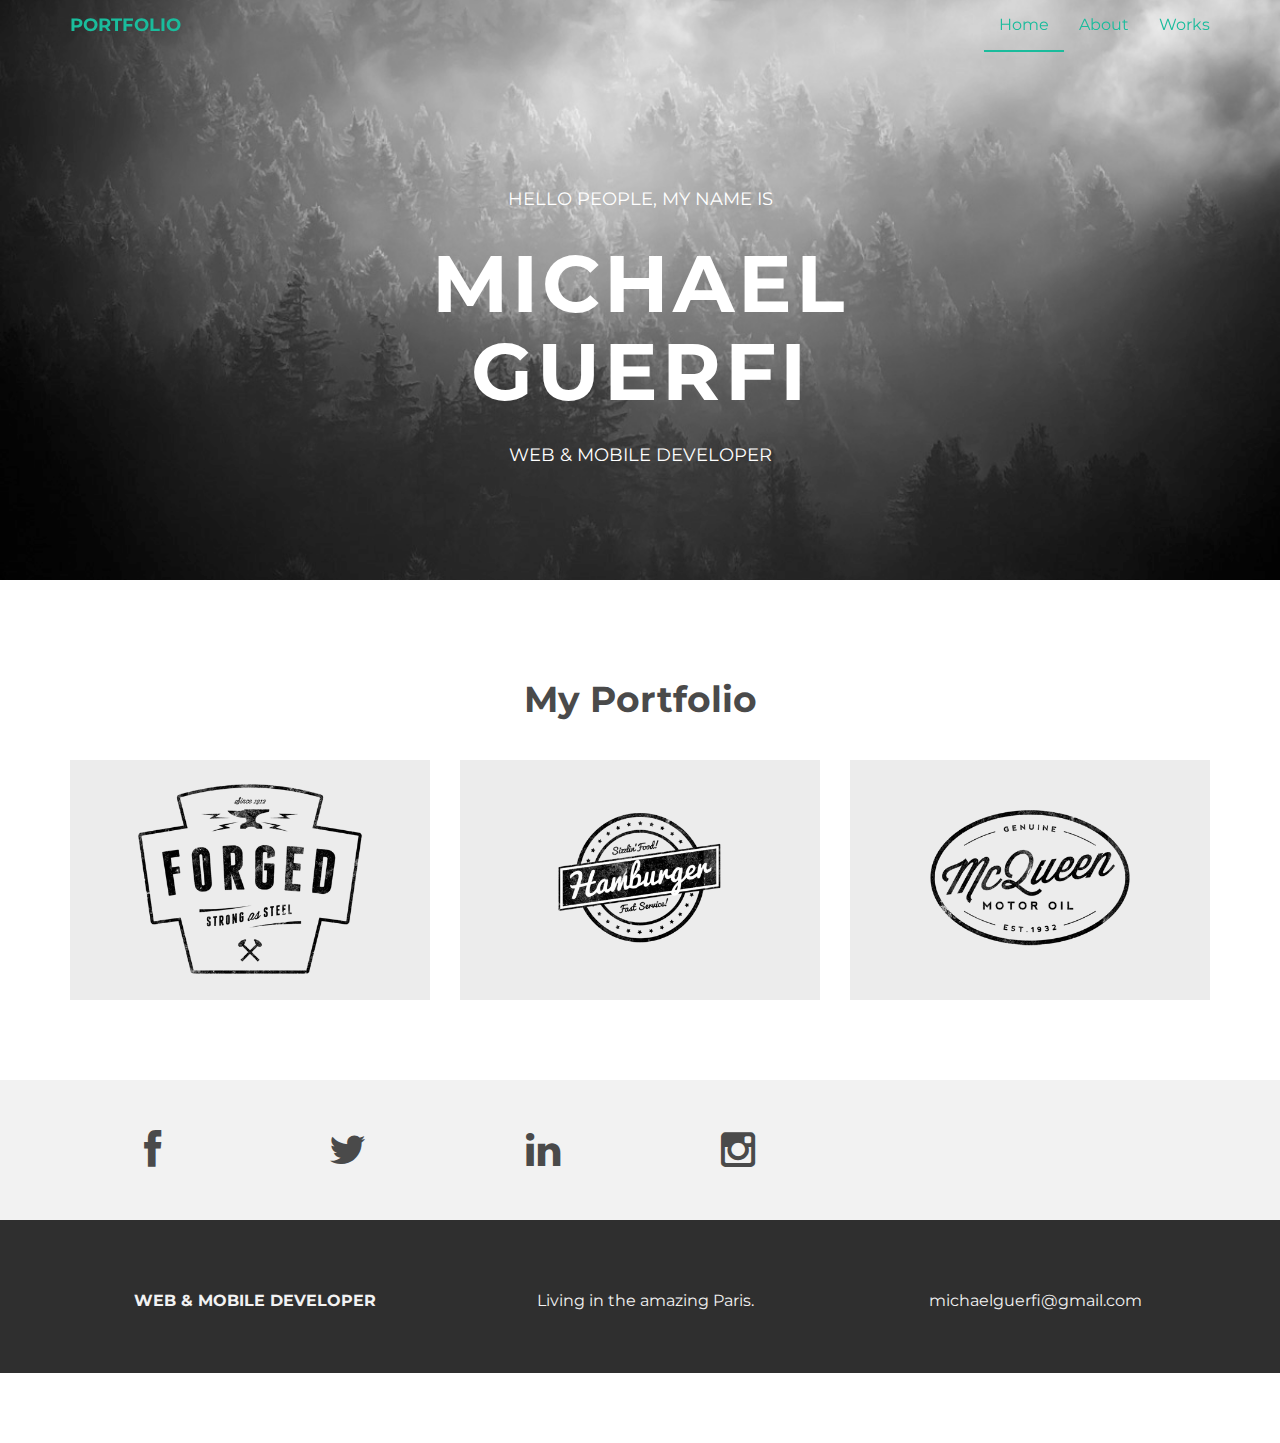
<file: docs/index.html>
<!DOCTYPE html>
<html lang="en">
  <head>
    <meta charset="utf-8">
    <meta http-equiv="X-UA-Compatible" content="IE=edge">
    <meta name="viewport" content="width=device-width, initial-scale=1">
    <meta name="description" content="">
    <meta name="author" content="">
    <link rel="shortcut icon" href="assets/ico/favicon.ico">

    <title>Michael Guerfi</title>

    <!-- Bootstrap core CSS -->
    <link href="assets/css/bootstrap.css" rel="stylesheet">

    <!-- Custom styles for this template -->
    <link href="assets/css/style.css" rel="stylesheet">
    <link href="assets/css/font-awesome.min.css" rel="stylesheet">

    <!-- Just for debugging purposes. Don't actually copy this line! -->
    <!--[if lt IE 9]><script src="../../assets/js/ie8-responsive-file-warning.js"></script><![endif]-->

    <!-- HTML5 shim and Respond.js IE8 support of HTML5 elements and media queries -->
    <!--[if lt IE 9]>
      <script src="https://oss.maxcdn.com/libs/html5shiv/3.7.0/html5shiv.js"></script>
      <script src="https://oss.maxcdn.com/libs/respond.js/1.4.2/respond.min.js"></script>
    <![endif]-->
  </head>

  <body>

    <!-- Static navbar -->
    <div class="navbar navbar-default navbar-fixed-top" role="navigation">
      <div class="container">
        <div class="navbar-header">
          <button type="button" class="navbar-toggle" data-toggle="collapse" data-target=".navbar-collapse">
            <span class="sr-only">Toggle navigation</span>
            <span class="icon-bar"></span>
            <span class="icon-bar"></span>
            <span class="icon-bar"></span>
          </button>
          <a class="navbar-brand" href="index.html">PORTFOLIO</a>
        </div>
        <div class="navbar-collapse collapse">
          <ul class="nav navbar-nav navbar-right">
            <li class="active"><a href="index.html">Home</a></li>
            <li><a href="about.html">About</a></li>
            <li><a href="#works">Works</a></li>
          </ul>
        </div><!--/.nav-collapse -->
      </div>
    </div>


	<div id="headerwrap">
	    <div class="container">
			<div class="row">
				<div class="col-lg-6 col-lg-offset-3">
					<h4>HELLO PEOPLE, MY NAME IS</h4>
					<h1>MICHAEL GUERFI</h1>
					<h4>WEB & MOBILE DEVELOPER </h4>
				</div>
			</div><! --/row -->
	    </div> <!-- /container -->
	</div><! --/headerwrap -->
	
	<section id="works"></section>
	<div class="container">
		<div class="row centered mt mb">
			<h1>My Portfolio</h1>
			
			<div class="col-lg-4 col-md-4 col-sm-4 gallery">
				<a target="_blank" href="https://github.com/MichaelGuerfi9/SupBattleMEAN"><img src="assets/img/portfolio/folio01.png" class="img-responsive"></a>
			</div>
			<div class="col-lg-4 col-md-4 col-sm-4 gallery">
				<a target="_blank" href="https://github.com/MichaelGuerfi9/ORM"><img src="assets/img/portfolio/folio02.png" class="img-responsive"></a>
			</div>
			<div class="col-lg-4 col-md-4 col-sm-4 gallery">
				<a target="_blank" href="https://github.com/tritonjoyeux/BeerClicker"><img src="assets/img/portfolio/folio03.png" class="img-responsive"></a>
			</div>
		</div><! --/row -->
	</div><! --/container -->
	
	<div id="social">
		<div class="container">
			<div class="row centered">
				<div class="col-lg-2">
					<a href="https://www.facebook.com/michael.guerfi"><i class="fa fa-facebook"></i></a>
				</div>
				<div class="col-lg-2">
					<a href="https://twitter.com/Mike_Guerfi"><i class="fa fa-twitter"></i></a>
				</div>
				<div class="col-lg-2">
					<a href="https://www.linkedin.com/in/michaelguerfi/"><i class="fa fa-linkedin"></i></a>
				</div>
				<div class="col-lg-2">
					<a href="https://www.instagram.com/mike_guerfi/"><i class="fa fa-instagram"></i></a>
				</div>
			
			</div><! --/row -->
		</div><! --/container -->
	</div><! --/social -->

	<div id="footerwrap">
		<div class="container">
			<div class="row centered">
				<div class="col-lg-4">
					<p><b>WEB & MOBILE DEVELOPER</b></p>
				</div>
			
				<div class="col-lg-4">
					<p>Living in the amazing Paris.</p>
				</div>
				<div class="col-lg-4">
					<p>michaelguerfi@gmail.com</p>
				</div>
			</div>
		</div>
	</div><! --/footerwrap -->
	


    <!-- Bootstrap core JavaScript
    ================================================== -->
    <!-- Placed at the end of the document so the pages load faster -->
    <script src="https://ajax.googleapis.com/ajax/libs/jquery/1.11.0/jquery.min.js"></script>
    <script src="assets/js/bootstrap.min.js"></script>
  </body>
</html>
</file>
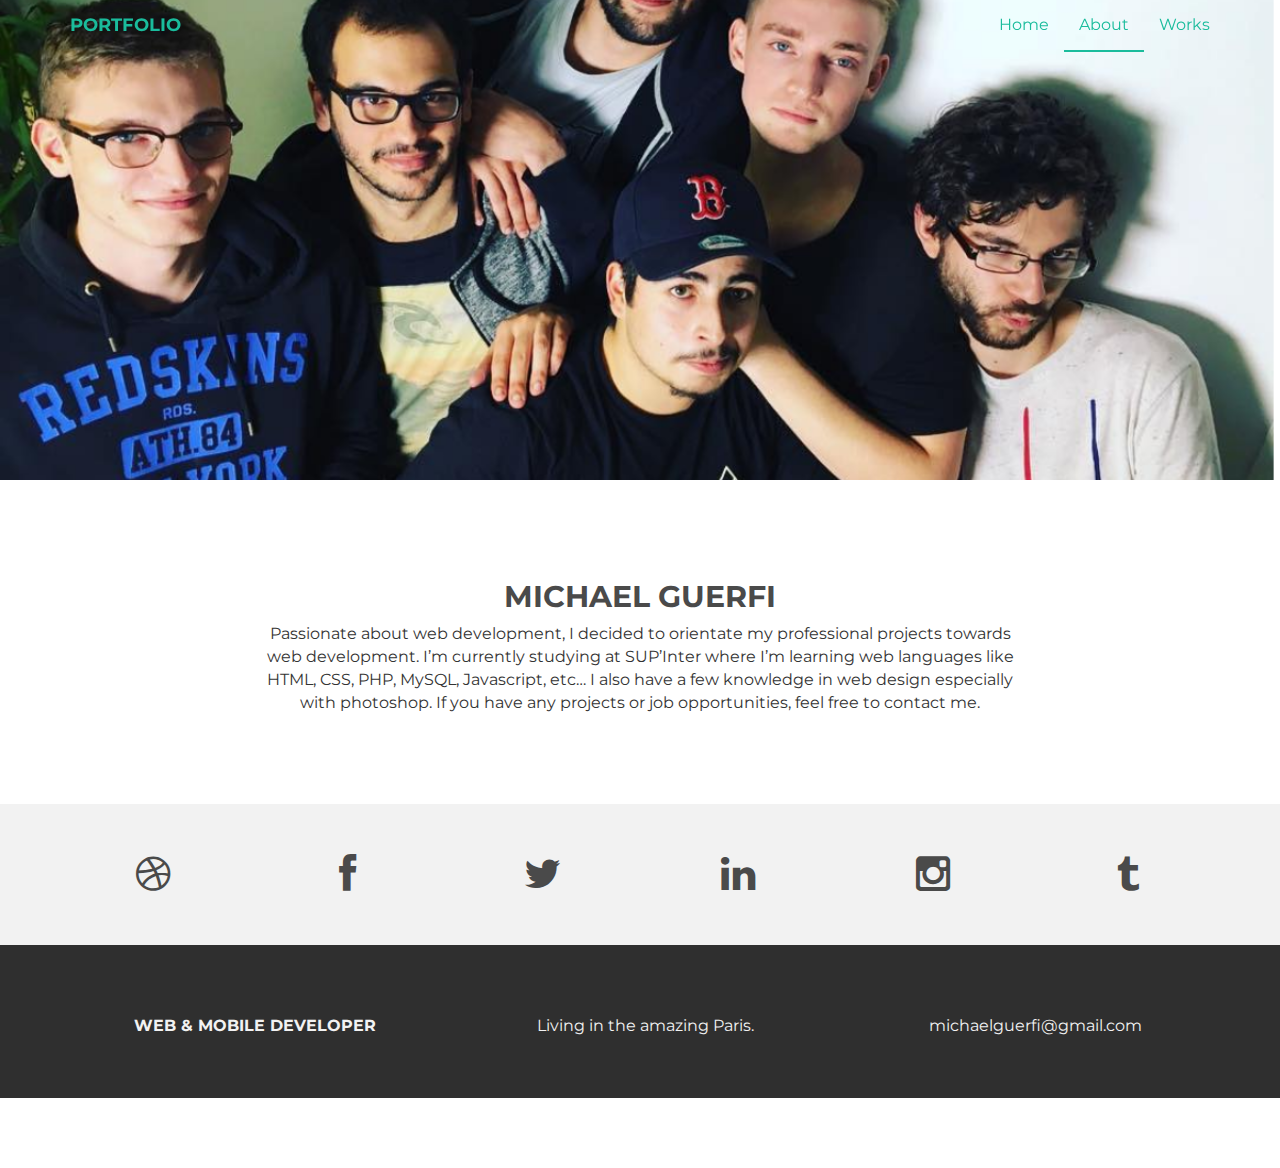
<file: docs/about.html>
<!DOCTYPE html>
<html lang="en">
  <head>
    <meta charset="utf-8">
    <meta http-equiv="X-UA-Compatible" content="IE=edge">
    <meta name="viewport" content="width=device-width, initial-scale=1">
    <meta name="description" content="">
    <meta name="author" content="">
    <link rel="shortcut icon" href="assets/ico/favicon.ico">

    <title>Michael Guerfi</title>

    <!-- Bootstrap core CSS -->
    <link href="assets/css/bootstrap.css" rel="stylesheet">

    <!-- Custom styles for this template -->
    <link href="assets/css/style.css" rel="stylesheet">
    <link href="assets/css/font-awesome.min.css" rel="stylesheet">

    <!-- Just for debugging purposes. Don't actually copy this line! -->
    <!--[if lt IE 9]><script src="../../assets/js/ie8-responsive-file-warning.js"></script><![endif]-->

    <!-- HTML5 shim and Respond.js IE8 support of HTML5 elements and media queries -->
    <!--[if lt IE 9]>
      <script src="https://oss.maxcdn.com/libs/html5shiv/3.7.0/html5shiv.js"></script>
      <script src="https://oss.maxcdn.com/libs/respond.js/1.4.2/respond.min.js"></script>
    <![endif]-->
  </head>

  <body>

    <!-- Static navbar -->
    <div class="navbar navbar-default navbar-fixed-top" role="navigation">
      <div class="container">
        <div class="navbar-header">
          <button type="button" class="navbar-toggle" data-toggle="collapse" data-target=".navbar-collapse">
            <span class="sr-only">Toggle navigation</span>
            <span class="icon-bar"></span>
            <span class="icon-bar"></span>
            <span class="icon-bar"></span>
          </button>
          <a class="navbar-brand" href="index.html">PORTFOLIO</a>
        </div>
        <div class="navbar-collapse collapse">
          <ul class="nav navbar-nav navbar-right">
            <li><a href="index.html">Home</a></li>
            <li class="active"><a href="about.html">About</a></li>
            <li><a href="index.html#works">Works</a></li>
          </ul>
        </div><!--/.nav-collapse -->
      </div>
    </div>


	<div id="aboutwrap">
	    <div class="container">
			<div class="row">
				<div class="col-lg-6 col-lg-offset-3">
				</div>
			</div><! --/row -->
	    </div> <!-- /container -->
	</div><! --/aboutwrap -->
	
	<div class="container">
		<div class="row centered mt mb">
			<div class="col-lg-8 col-lg-offset-2">
				<h2>MICHAEL GUERFI</h2>
				<p>Passionate about web development, I decided to orientate my professional projects towards web development. I’m currently studying at SUP’Inter where I’m learning web languages like HTML, CSS, PHP, MySQL, Javascript, etc… I also have a few knowledge in web design especially with photoshop. If you have any projects or job opportunities, feel free to contact me.</p>
				</div>

		</div><! --/row -->
	</div><! --/container -->
	
	<div id="social">
		<div class="container">
			<div class="row centered">
				<div class="col-lg-2">
					<a href="#"><i class="fa fa-dribbble"></i></a>
				</div>
				<div class="col-lg-2">
					<a href="#"><i class="fa fa-facebook"></i></a>
				</div>
				<div class="col-lg-2">
					<a href="#"><i class="fa fa-twitter"></i></a>
				</div>
				<div class="col-lg-2">
					<a href="#"><i class="fa fa-linkedin"></i></a>
				</div>
				<div class="col-lg-2">
					<a href="#"><i class="fa fa-instagram"></i></a>
				</div>
				<div class="col-lg-2">
					<a href="#"><i class="fa fa-tumblr"></i></a>
				</div>
			
			</div><! --/row -->
		</div><! --/container -->
	</div><! --/social -->

	<div id="footerwrap">
		<div class="container">
			<div class="row centered">
				<div class="col-lg-4">
					<p><b>WEB & MOBILE DEVELOPER</b></p>
				</div>
			
				<div class="col-lg-4">
					<p>Living in the amazing Paris.</p>
				</div>
				<div class="col-lg-4">
					<p>michaelguerfi@gmail.com</p>
				</div>
			
			</div>
		
		</div>
	</div><! --/footerwrap -->
	


    <!-- Bootstrap core JavaScript
    ================================================== -->
    <!-- Placed at the end of the document so the pages load faster -->
    <script src="https://ajax.googleapis.com/ajax/libs/jquery/1.11.0/jquery.min.js"></script>
    <script src="assets/js/bootstrap.min.js"></script>
  </body>
</html>
</file>
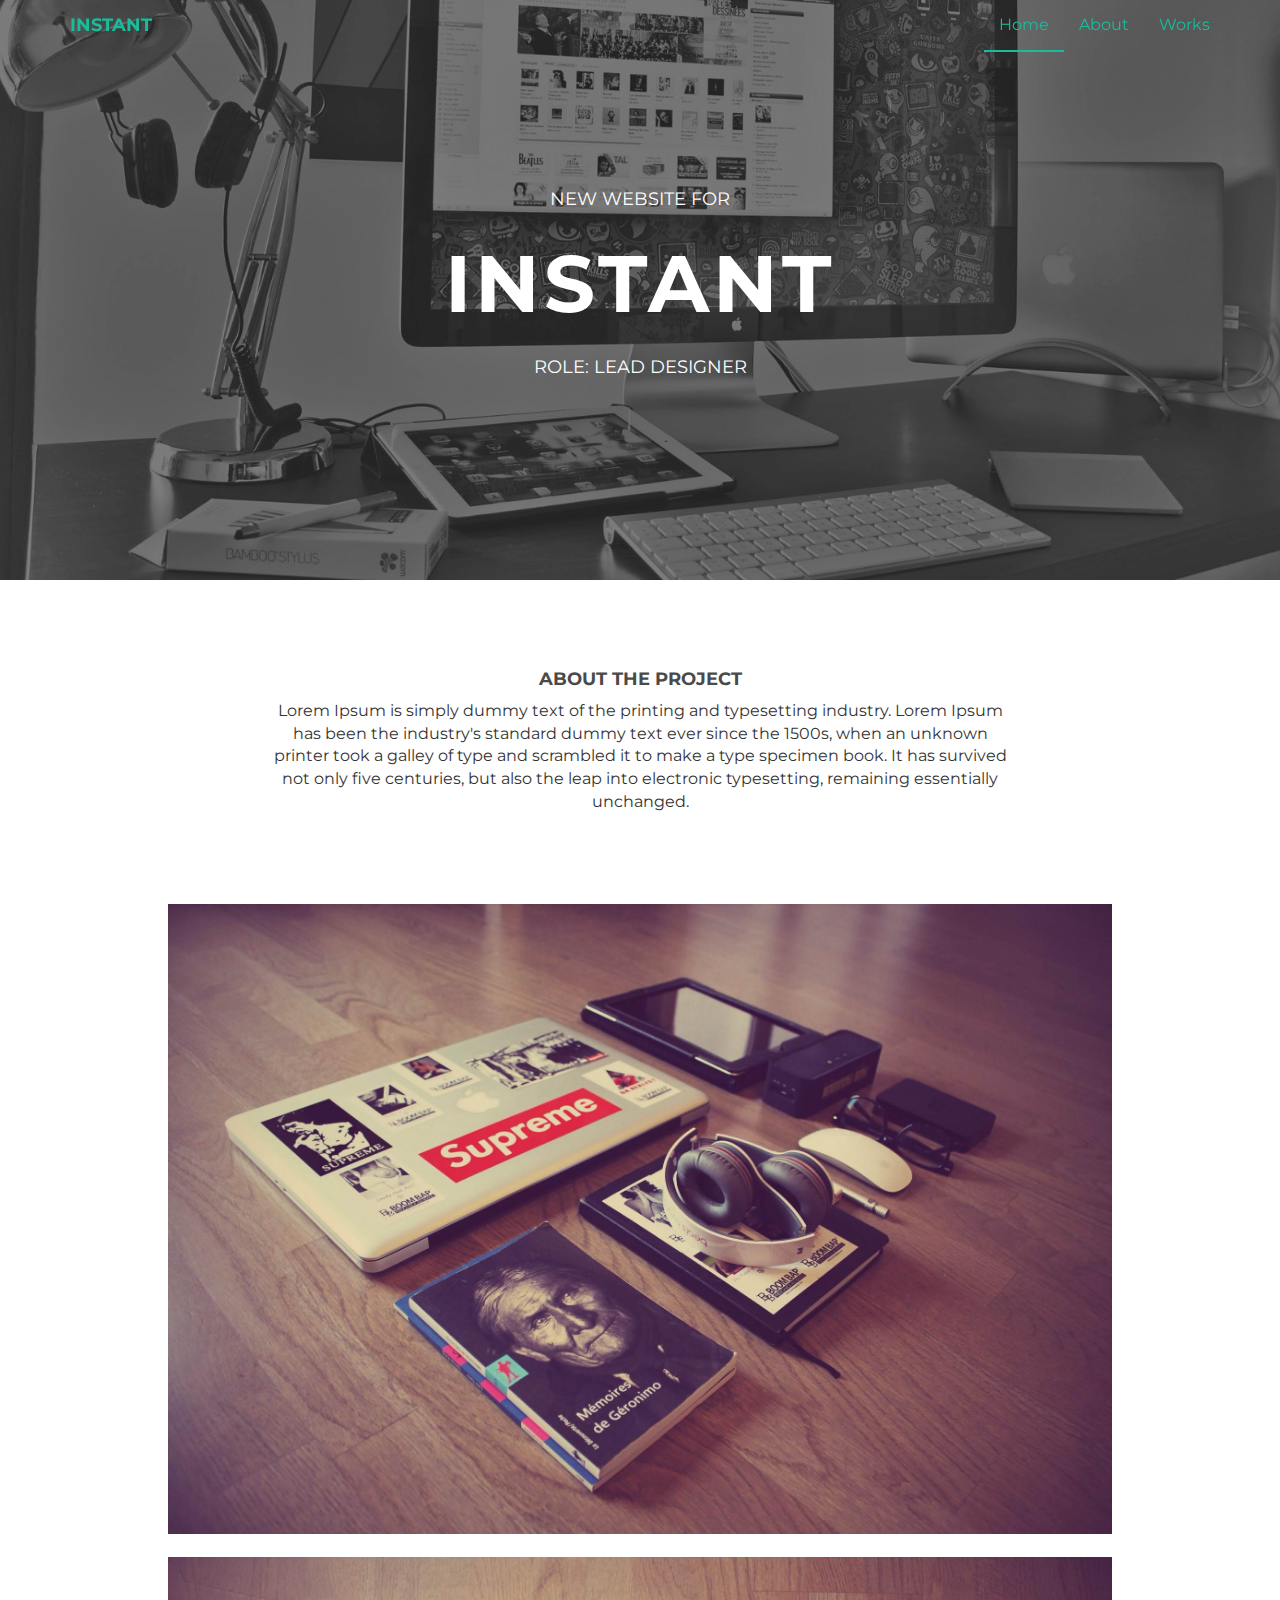
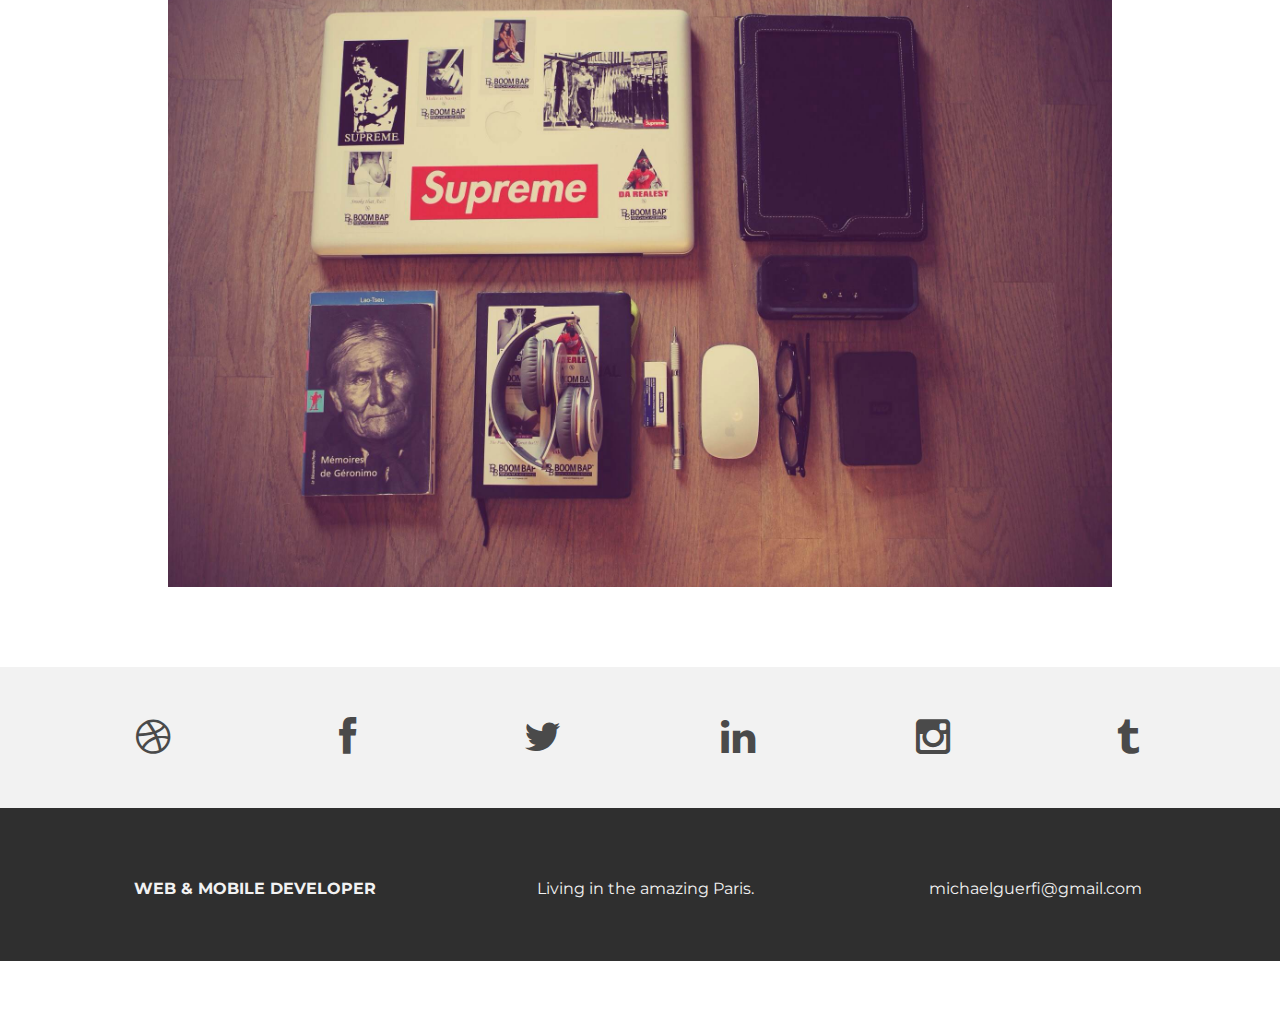
<file: docs/work.html>
<!DOCTYPE html>
<html lang="en">
  <head>
    <meta charset="utf-8">
    <meta http-equiv="X-UA-Compatible" content="IE=edge">
    <meta name="viewport" content="width=device-width, initial-scale=1">
    <meta name="description" content="">
    <meta name="author" content="">
    <link rel="shortcut icon" href="assets/ico/favicon.ico">

    <title>INSTANT - Bootstrap Theme</title>

    <!-- Bootstrap core CSS -->
    <link href="assets/css/bootstrap.css" rel="stylesheet">

    <!-- Custom styles for this template -->
    <link href="assets/css/style.css" rel="stylesheet">
    <link href="assets/css/font-awesome.min.css" rel="stylesheet">

    <!-- Just for debugging purposes. Don't actually copy this line! -->
    <!--[if lt IE 9]><script src="../../assets/js/ie8-responsive-file-warning.js"></script><![endif]-->

    <!-- HTML5 shim and Respond.js IE8 support of HTML5 elements and media queries -->
    <!--[if lt IE 9]>
      <script src="https://oss.maxcdn.com/libs/html5shiv/3.7.0/html5shiv.js"></script>
      <script src="https://oss.maxcdn.com/libs/respond.js/1.4.2/respond.min.js"></script>
    <![endif]-->
  </head>

  <body>

    <!-- Static navbar -->
    <div class="navbar navbar-default navbar-fixed-top" role="navigation">
      <div class="container">
        <div class="navbar-header">
          <button type="button" class="navbar-toggle" data-toggle="collapse" data-target=".navbar-collapse">
            <span class="sr-only">Toggle navigation</span>
            <span class="icon-bar"></span>
            <span class="icon-bar"></span>
            <span class="icon-bar"></span>
          </button>
          <a class="navbar-brand" href="index.html">INSTANT</a>
        </div>
        <div class="navbar-collapse collapse">
          <ul class="nav navbar-nav navbar-right">
            <li class="active"><a href="index.html">Home</a></li>
            <li><a href="about.html">About</a></li>
            <li><a href="#works">Works</a></li>
          </ul>
        </div><!--/.nav-collapse -->
      </div>
    </div>


	<div id="workwrap">
	    <div class="container">
			<div class="row">
				<div class="col-lg-6 col-lg-offset-3">
					<h4>NEW WEBSITE FOR</h4>
					<h1>INSTANT</h1>
					<h4>ROLE: LEAD DESIGNER</h4>
				</div>
			</div><! --/row -->
	    </div> <!-- /container -->
	</div><! --/workwrap -->
	
	<section id="works"></section>
	<div class="container">
		<div class="row centered mt mb">
			<div class="col-lg-8 col-lg-offset-2">
				<h4>ABOUT THE PROJECT</h4>
				<p>Lorem Ipsum is simply dummy text of the printing and typesetting industry. Lorem Ipsum has been the industry's standard dummy text ever since the 1500s, when an unknown printer took a galley of type and scrambled it to make a type specimen book. It has survived not only five centuries, but also the leap into electronic typesetting, remaining essentially unchanged.</p>
			</div>
			<div class="col-lg-10 col-lg-offset-1 mt">
				<img class="img-responsive" src="assets/img/pr01.jpg">
				<br>
				<img class="img-responsive" src="assets/img/pr02.jpg">
			</div>

		</div><! --/row -->
	</div><! --/container -->
	
	<div id="social">
		<div class="container">
			<div class="row centered">
				<div class="col-lg-2">
					<a href="#"><i class="fa fa-dribbble"></i></a>
				</div>
				<div class="col-lg-2">
					<a href="#"><i class="fa fa-facebook"></i></a>
				</div>
				<div class="col-lg-2">
					<a href="#"><i class="fa fa-twitter"></i></a>
				</div>
				<div class="col-lg-2">
					<a href="#"><i class="fa fa-linkedin"></i></a>
				</div>
				<div class="col-lg-2">
					<a href="#"><i class="fa fa-instagram"></i></a>
				</div>
				<div class="col-lg-2">
					<a href="#"><i class="fa fa-tumblr"></i></a>
				</div>
			
			</div><! --/row -->
		</div><! --/container -->
	</div><! --/social -->

	<div id="footerwrap">
		<div class="container">
			<div class="row centered">
				<div class="col-lg-4">
					<p><b>WEB & MOBILE DEVELOPER</b></p>
				</div>
			
				<div class="col-lg-4">
					<p>Living in the amazing Paris.</p>
				</div>
				<div class="col-lg-4">
					<p>michaelguerfi@gmail.com</p>
				</div>
			
			</div>
		
		</div>
	</div><! --/footerwrap -->
	


    <!-- Bootstrap core JavaScript
    ================================================== -->
    <!-- Placed at the end of the document so the pages load faster -->
    <script src="https://ajax.googleapis.com/ajax/libs/jquery/1.11.0/jquery.min.js"></script>
    <script src="assets/js/bootstrap.min.js"></script>
  </body>
</html>
</file>
<file: docs/assets/css/style.css>
/*
 * Author: Carlos Alvarez
 * URL: http://Alvarez.is
 *
 * Project Name: NYC Design
 * Version: 1.0
 * Date: 04-20-2014
 * URL: 
 */


/* ==========================================================================
   Base Styles, Bootstrap Modifications & Fonts Import
   ========================================================================== */

@import url(http://fonts.googleapis.com/css?family=Montserrat:400,700);


::-moz-selection {
    background: #f2c2c9;
    color: #a4003a;
    text-shadow: none;
}

::selection {
    background: #16a085;
    color: #a4003a;
    text-shadow: none;
}

/*
 * A better looking default horizontal rule
 */

 hr {
    display: block;
    height: 1px;
    border: 0;
    border-top: 1px solid #ccc;
    margin: 1em 0;
    padding: 0;
}

.centered {
	text-align: center
}

.mt {
	margin-top: 80px;
}

.mb {
	margin-bottom: 80px;
}

/* ==========================================================================
   General styles
   ========================================================================== */


body {
    font-family: 'Montserrat', sans-serif;
    font-weight: 400;
    font-size: 16px;

    -webkit-font-smoothing: antialiased;
    -webkit-overflow-scrolling: touch;
}

h1, h2, h3, h4, h5, h6 {
	font-weight: 700;
    color: #4a4a4a;
}


.navbar-brand {
	font-weight: 700;
}

.navbar-default .navbar-brand {
	color: #1abc9c;
}

.navbar-default {
	background-color: transparent;
	border-color: transparent;
}

.navbar-default .navbar-nav > .active > a, .navbar-default .navbar-nav > .active > a:hover, .navbar-default .navbar-nav > .active > a:focus {
	color: #1abc9c;
	background-color: transparent;
	border-bottom: 2px solid #1abc9c
}

.navbar-default .navbar-nav > li > a {
	color: #1abc9c;
}

/* ==========================================================================
   Wrap Sections
   ========================================================================== */

#headerwrap {
	background: url(../img/back.jpg) no-repeat center top;
	margin-top: -70px;
	padding-top: 250px;
	text-align:center;
	background-attachment: relative;
	background-position: center center;
	min-height: 650px;
	width: 100%;
	
    -webkit-background-size: 100%;
    -moz-background-size: 100%;
    -o-background-size: 100%;
    background-size: 100%;

    -webkit-background-size: cover;
    -moz-background-size: cover;
    -o-background-size: cover;
    background-size: cover;
}

#headerwrap h1 {
	color:#ffffff;
	padding-top: 10px;
	padding-bottom: 20px;
	letter-spacing: 4px;
	font-size: 80px;
	font-weight: bold;
}

#headerwrap h4 {
	font-weight: 400;
	color: #ffffff
}

#social {
	padding-top: 50px;
	padding-bottom: 50px;
	background-color: #f2f2f2;
}

#social i {
	font-size: 40px;
	color: #4a4a4a
}

#social i:hover {
	color: #1abc9c
}

#footerwrap {
	padding-top: 70px;
	padding-bottom: 50px;
	background-color: #2f2f2f;
}

#footerwrap p {
	color: #f2f2f2;
	margin-left: 10px;
}

#workwrap {	
	background: url(../img/work.jpg) no-repeat center top;
	margin-top: -70px;
	padding-top: 250px;
	text-align:center;
	background-attachment: relative;
	background-position: center center;
	min-height: 650px;
	width: 100%;
	
    -webkit-background-size: 100%;
    -moz-background-size: 100%;
    -o-background-size: 100%;
    background-size: 100%;

    -webkit-background-size: cover;
    -moz-background-size: cover;
    -o-background-size: cover;
    background-size: cover;
}

#workwrap h1 {
	color:#ffffff;
	padding-top: 10px;
	padding-bottom: 20px;
	letter-spacing: 4px;
	font-size: 80px;
	font-weight: bold;
}

#workwrap h4 {
	font-weight: 400;
	color: #ffffff
}

#aboutwrap {	
	background: url(../img/aboutBack.png) no-repeat center top;
	margin-top: -70px;
	padding-top: 250px;
	text-align:center;
	background-attachment: relative;
	background-position: center center;
	min-height: 550px;
	width: 100%;
	
    -webkit-background-size: 100%;
    -moz-background-size: 100%;
    -o-background-size: 100%;
    background-size: 100%;

    -webkit-background-size: cover;
    -moz-background-size: cover;
    -o-background-size: cover;
    background-size: cover;
}




/* Gallery */
.gallery {
	margin-top: 30px;
}

.gallery img:hover {
	opacity: 0.4;
}
</file>
